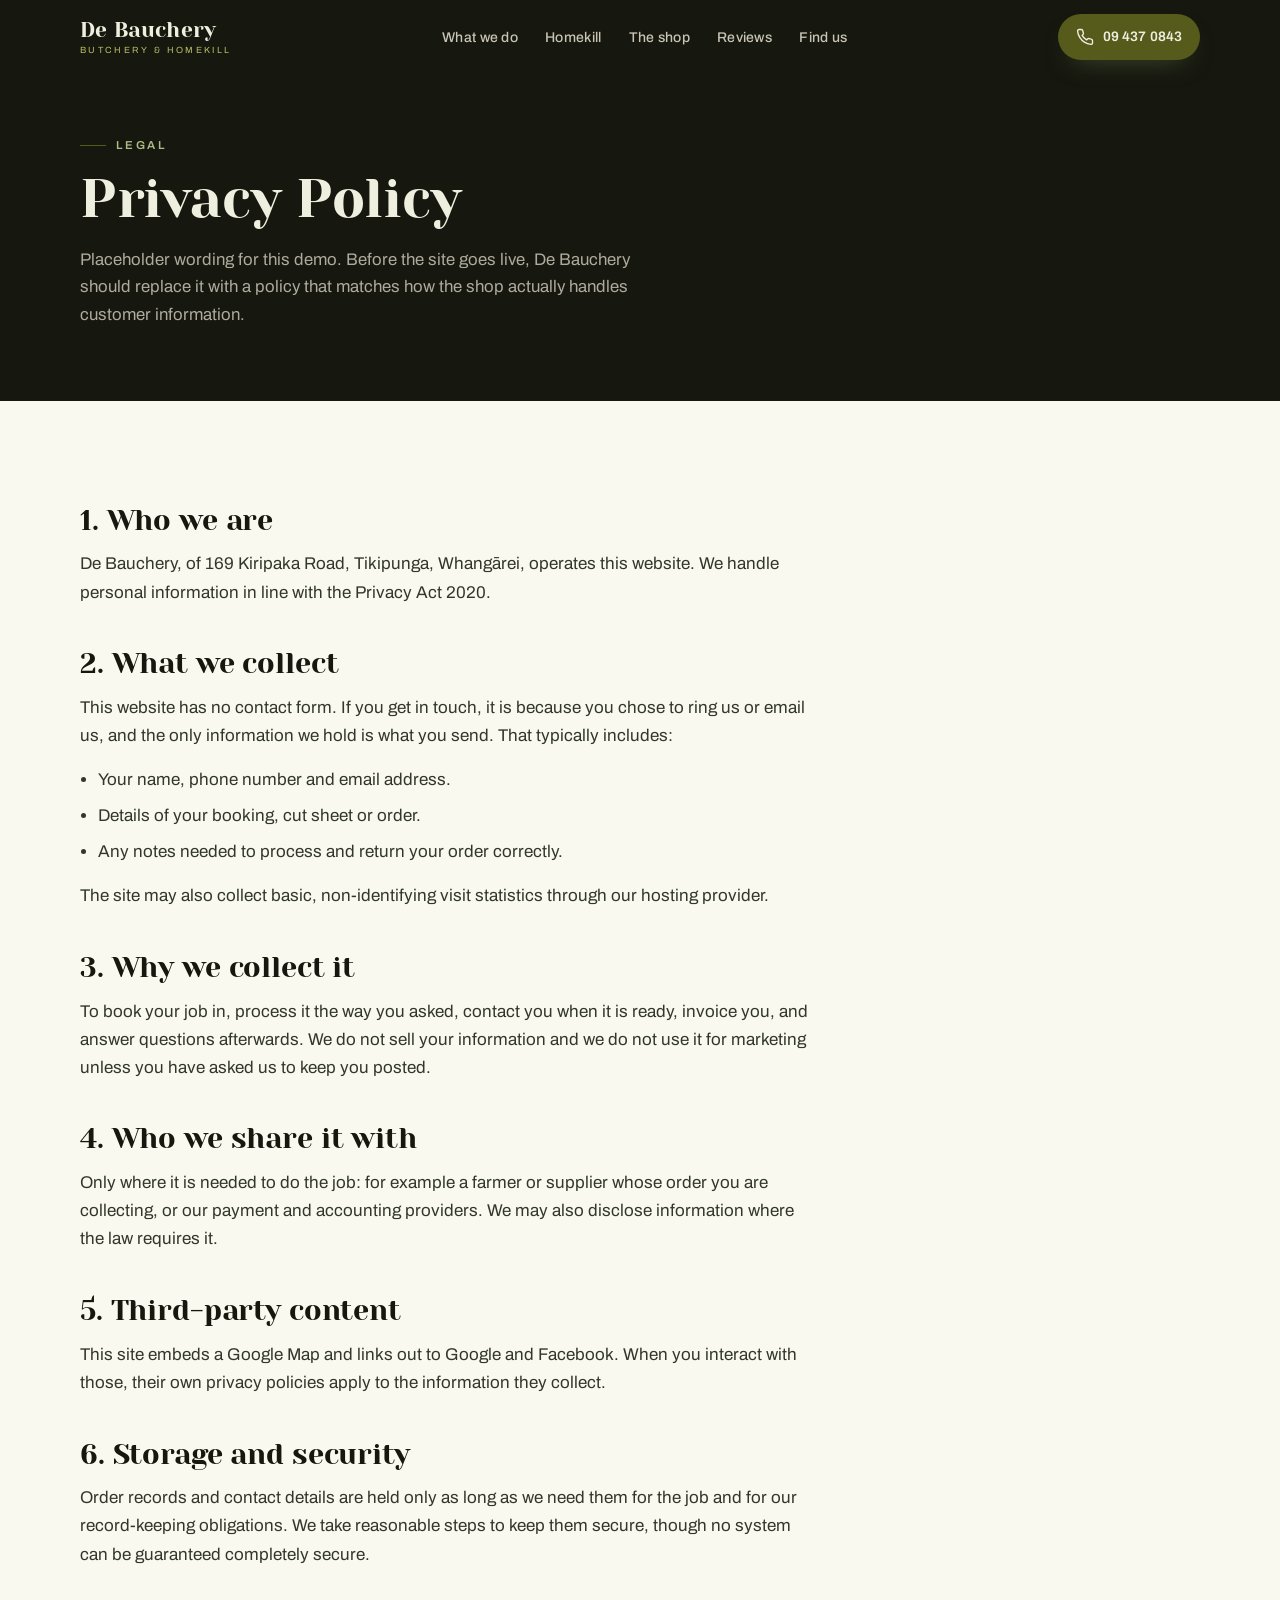
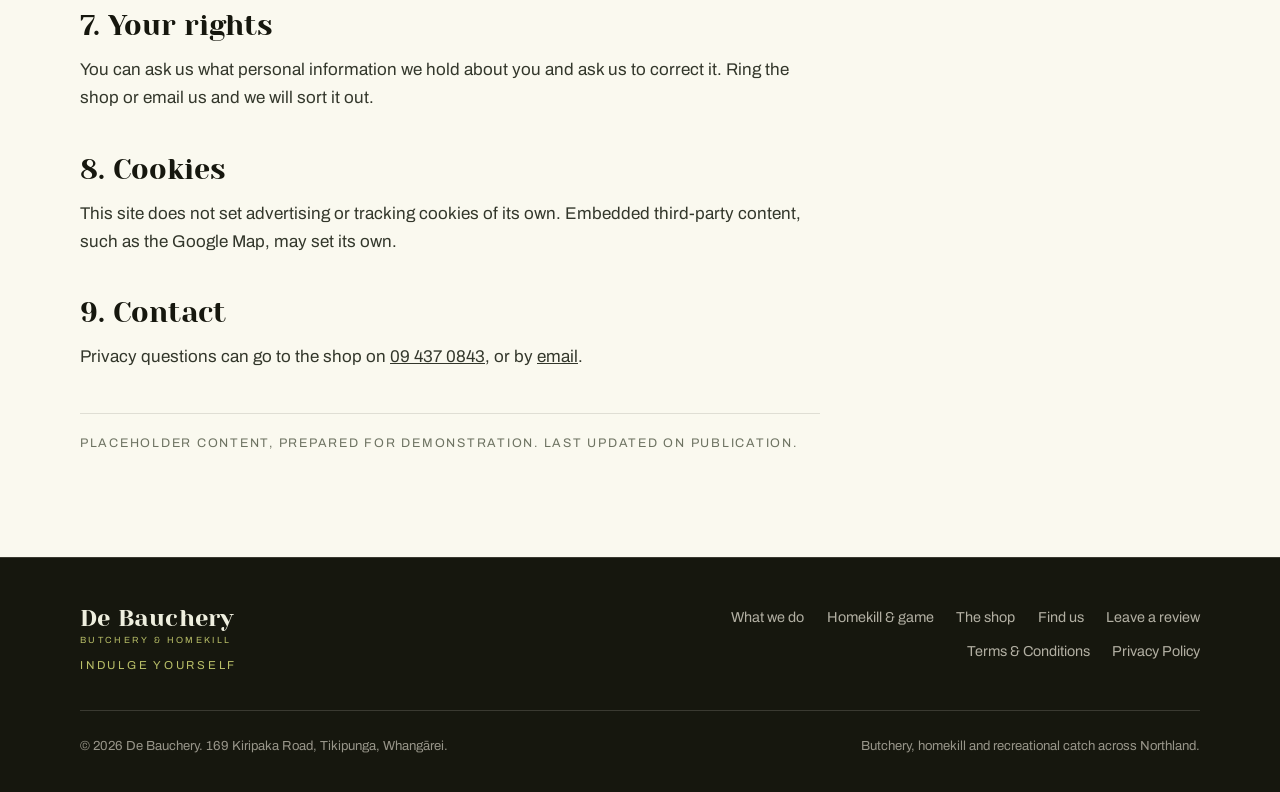
<file: privacy.html>
<!DOCTYPE html>
<html lang="en-NZ">
<head>
<meta charset="utf-8">
<meta name="viewport" content="width=device-width, initial-scale=1">
<title>De Bauchery | Privacy Policy</title>
<meta name="description" content="Privacy policy for De Bauchery, butchery and homekill processing at 169 Kiripaka Road, Tikipunga, Whangārei.">
<meta name="theme-color" content="#191C15">
<meta name="robots" content="noindex">
<link rel="icon" href="/favicon.ico" sizes="any">
<link rel="icon" type="image/png" sizes="96x96" href="/favicon-96.png">
<link rel="apple-touch-icon" href="/apple-touch-icon.png">
<link rel="preconnect" href="https://fonts.googleapis.com">
<link rel="preconnect" href="https://fonts.gstatic.com" crossorigin>
<link href="https://fonts.googleapis.com/css2?family=Yeseva+One&family=Archivo:wght@400;500;600;700&display=swap" rel="stylesheet">
<link rel="stylesheet" href="style.css">
</head>
<body>

<div id="curtain">
  <div class="curtain-mark">
    <p class="cm-kicker">Butchery &amp; Homekill</p>
    <p class="cm-name">De Bauchery</p>
    <div class="cm-rule"></div>
    <p class="cm-sub">Tikipunga, Whangārei</p>
  </div>
</div>

<header class="nav solid" id="nav">
  <div class="wrap nav-inner">
    <a class="brand" href="index.html">
      <span class="brand-name">De Bauchery</span>
      <span class="brand-kicker">Butchery &amp; Homekill</span>
    </a>
    <nav class="nav-links" aria-label="Main">
      <a href="index.html#services">What we do</a>
      <a href="homekill.html">Homekill</a>
      <a href="index.html#about">The shop</a>
      <a href="index.html#reviews">Reviews</a>
      <a href="index.html#contact">Find us</a>
    </nav>
    <div class="nav-actions">
      <a class="btn btn-primary nav-call" href="tel:+6494370843" aria-label="Call De Bauchery on 09 437 0843">
        <svg viewBox="0 0 24 24" fill="none" stroke="currentColor" stroke-width="1.8" stroke-linecap="round" stroke-linejoin="round" aria-hidden="true"><path d="M22 16.92v3a2 2 0 0 1-2.18 2 19.79 19.79 0 0 1-8.63-3.07 19.5 19.5 0 0 1-6-6A19.79 19.79 0 0 1 2.12 4.18 2 2 0 0 1 4.11 2h3a2 2 0 0 1 2 1.72c.13.96.36 1.9.7 2.81a2 2 0 0 1-.45 2.11L8.09 9.91a16 16 0 0 0 6 6l1.27-1.27a2 2 0 0 1 2.11-.45c.9.33 1.85.57 2.81.7A2 2 0 0 1 22 16.92z"/></svg>
        <span>09 437 0843</span>
      </a>
      <button class="burger" id="burger" aria-label="Menu" aria-expanded="false" aria-controls="mobileMenu">
        <svg class="ico-menu" viewBox="0 0 24 24" fill="none" stroke="currentColor" stroke-width="1.9" stroke-linecap="round" aria-hidden="true"><path d="M3 6h18M3 12h18M3 18h18"/></svg>
        <svg class="ico-x" viewBox="0 0 24 24" fill="none" stroke="currentColor" stroke-width="1.9" stroke-linecap="round" aria-hidden="true"><path d="M18 6 6 18M6 6l12 12"/></svg>
      </button>
    </div>
  </div>
</header>

<div class="mobile-menu" id="mobileMenu">
  <a class="mm-link" href="index.html#services">What we do</a>
  <a class="mm-link" href="homekill.html">Homekill &amp; game</a>
  <a class="mm-link" href="index.html#about">The shop</a>
  <a class="mm-link" href="index.html#reviews">Reviews</a>
  <a class="mm-link" href="index.html#contact">Find us</a>
  <div class="mm-actions">
    <a class="btn btn-primary btn-lg btn-block" href="tel:+6494370843">Call the shop</a>
    <a class="btn btn-ghost-dk btn-lg btn-block" href="index.html#contact">Book a homekill</a>
  </div>
</div>

<section class="page-head">
  <div class="wrap">
    <p class="eyebrow" style="color:#A9BE85">Legal</p>
    <h1>Privacy Policy</h1>
    <p class="lede">Placeholder wording for this demo. Before the site goes live, De Bauchery should replace it with a policy that matches how the shop actually handles customer information.</p>
  </div>
</section>

<section class="band-cream">
  <div class="wrap">
    <div class="prose rv">
      <h2>1. Who we are</h2>
      <p>De Bauchery, of 169 Kiripaka Road, Tikipunga, Whangārei, operates this website. We handle personal information in line with the Privacy Act 2020.</p>

      <h2>2. What we collect</h2>
      <p>This website has no contact form. If you get in touch, it is because you chose to ring us or email us, and the only information we hold is what you send. That typically includes:</p>
      <ul>
        <li>Your name, phone number and email address.</li>
        <li>Details of your booking, cut sheet or order.</li>
        <li>Any notes needed to process and return your order correctly.</li>
      </ul>
      <p>The site may also collect basic, non-identifying visit statistics through our hosting provider.</p>

      <h2>3. Why we collect it</h2>
      <p>To book your job in, process it the way you asked, contact you when it is ready, invoice you, and answer questions afterwards. We do not sell your information and we do not use it for marketing unless you have asked us to keep you posted.</p>

      <h2>4. Who we share it with</h2>
      <p>Only where it is needed to do the job: for example a farmer or supplier whose order you are collecting, or our payment and accounting providers. We may also disclose information where the law requires it.</p>

      <h2>5. Third-party content</h2>
      <p>This site embeds a Google Map and links out to Google and Facebook. When you interact with those, their own privacy policies apply to the information they collect.</p>

      <h2>6. Storage and security</h2>
      <p>Order records and contact details are held only as long as we need them for the job and for our record-keeping obligations. We take reasonable steps to keep them secure, though no system can be guaranteed completely secure.</p>

      <h2>7. Your rights</h2>
      <p>You can ask us what personal information we hold about you and ask us to correct it. Ring the shop or email us and we will sort it out.</p>

      <h2>8. Cookies</h2>
      <p>This site does not set advertising or tracking cookies of its own. Embedded third-party content, such as the Google Map, may set its own.</p>

      <h2>9. Contact</h2>
      <p>Privacy questions can go to the shop on <a href="tel:+6494370843">09 437 0843</a>, or by <a data-gmail href="#" data-user="butcher.guy" data-domain="hotmail.com" data-su="Privacy%20enquiry" data-body="Hi%20Nick%2C%0A%0A">email</a>.</p>

      <p class="stamp">Placeholder content, prepared for demonstration. Last updated on publication.</p>
    </div>
  </div>
</section>

<footer class="foot">
  <div class="wrap">
    <div class="foot-top">
      <div>
        <a class="brand" href="index.html">
          <span class="brand-name">De Bauchery</span>
          <span class="brand-kicker">Butchery &amp; Homekill</span>
        </a>
        <p class="foot-motto">Indulge yourself</p>
      </div>
      <div class="foot-links">
        <a href="index.html#services">What we do</a>
        <a href="homekill.html">Homekill &amp; game</a>
        <a href="index.html#about">The shop</a>
        <a href="index.html#contact">Find us</a>
        <a href="https://search.google.com/local/writereview?placeid=ChIJB1kEITF5C20Rv6PUmvIpknA" target="_blank" rel="noopener">Leave a review</a>
        <a href="terms.html">Terms &amp; Conditions</a>
        <a href="privacy.html">Privacy Policy</a>
      </div>
    </div>
    <div class="foot-bottom">
      <p>&copy; <span data-year>2026</span> De Bauchery. 169 Kiripaka Road, Tikipunga, Whangārei.</p>
      <p>Butchery, homekill and recreational catch across Northland.</p>
    </div>
  </div>
</footer>

<script src="script.js"></script>
</body>
</html>
</file>
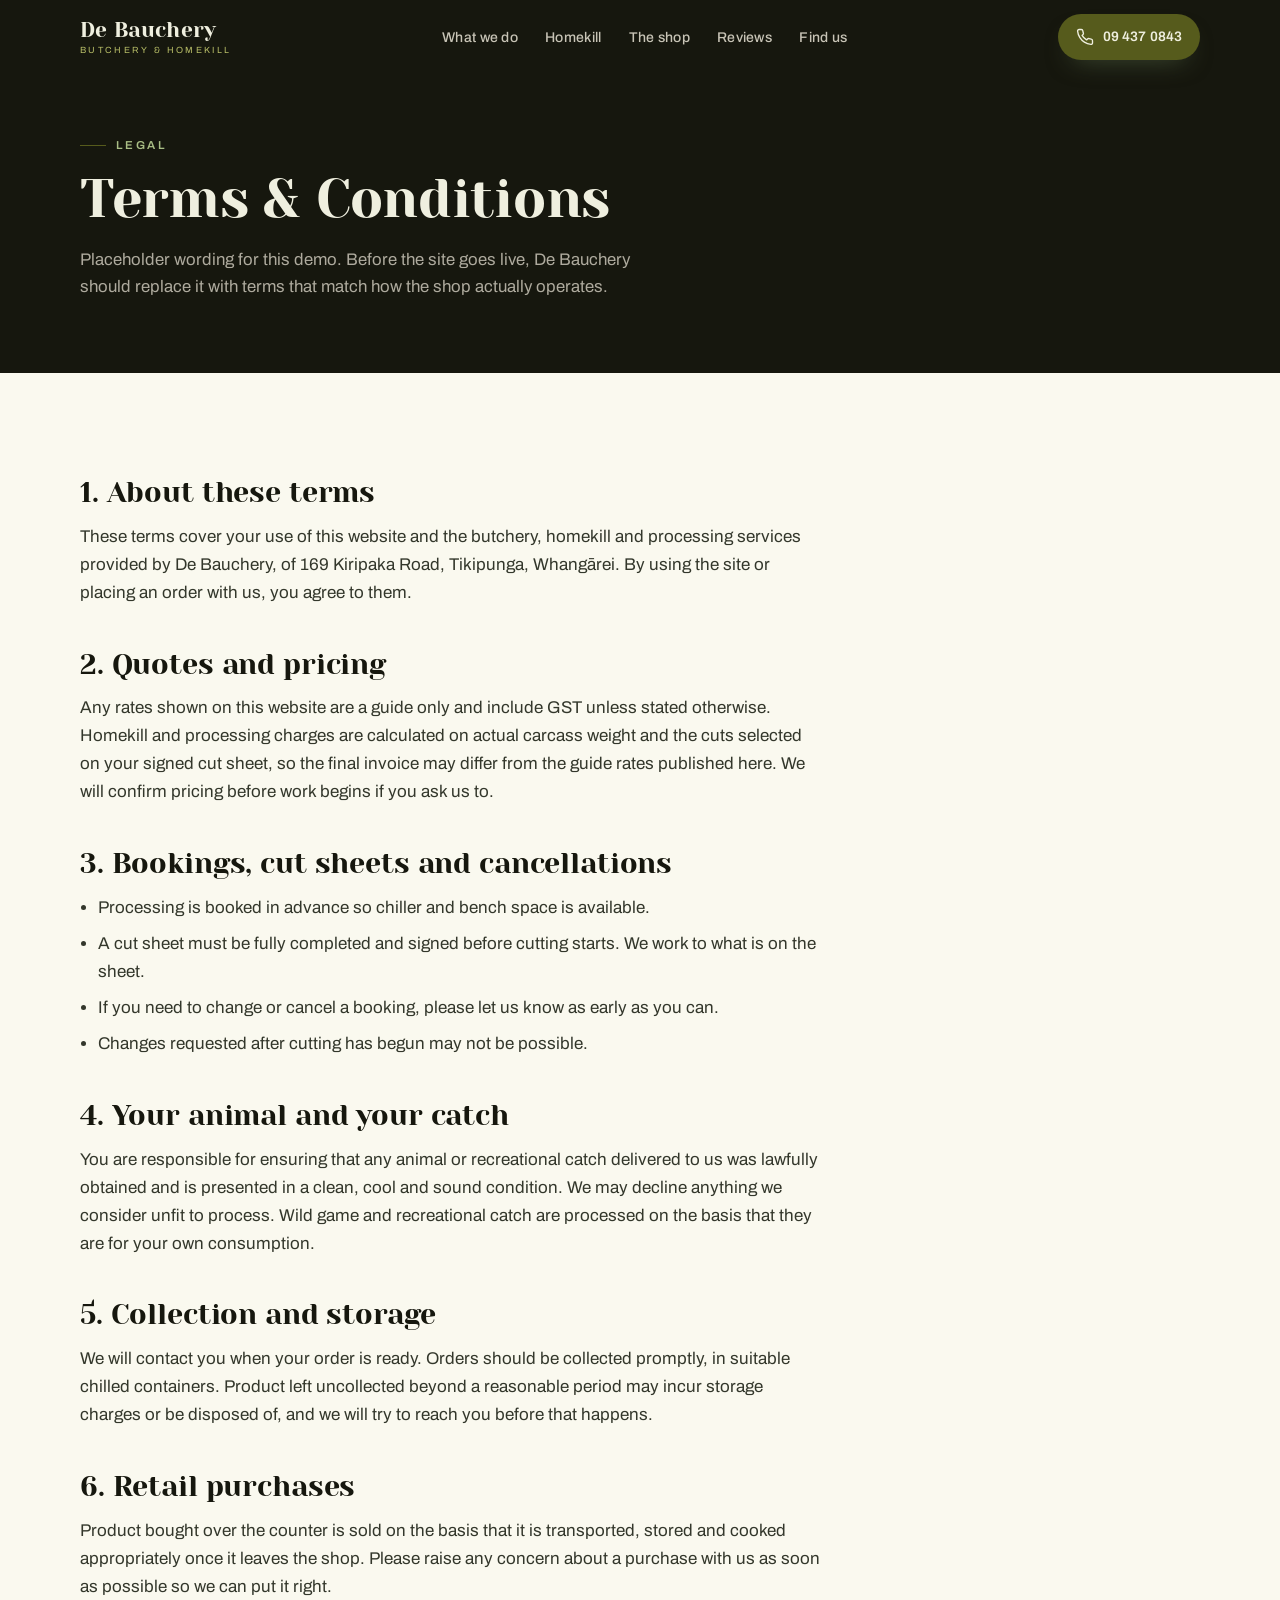
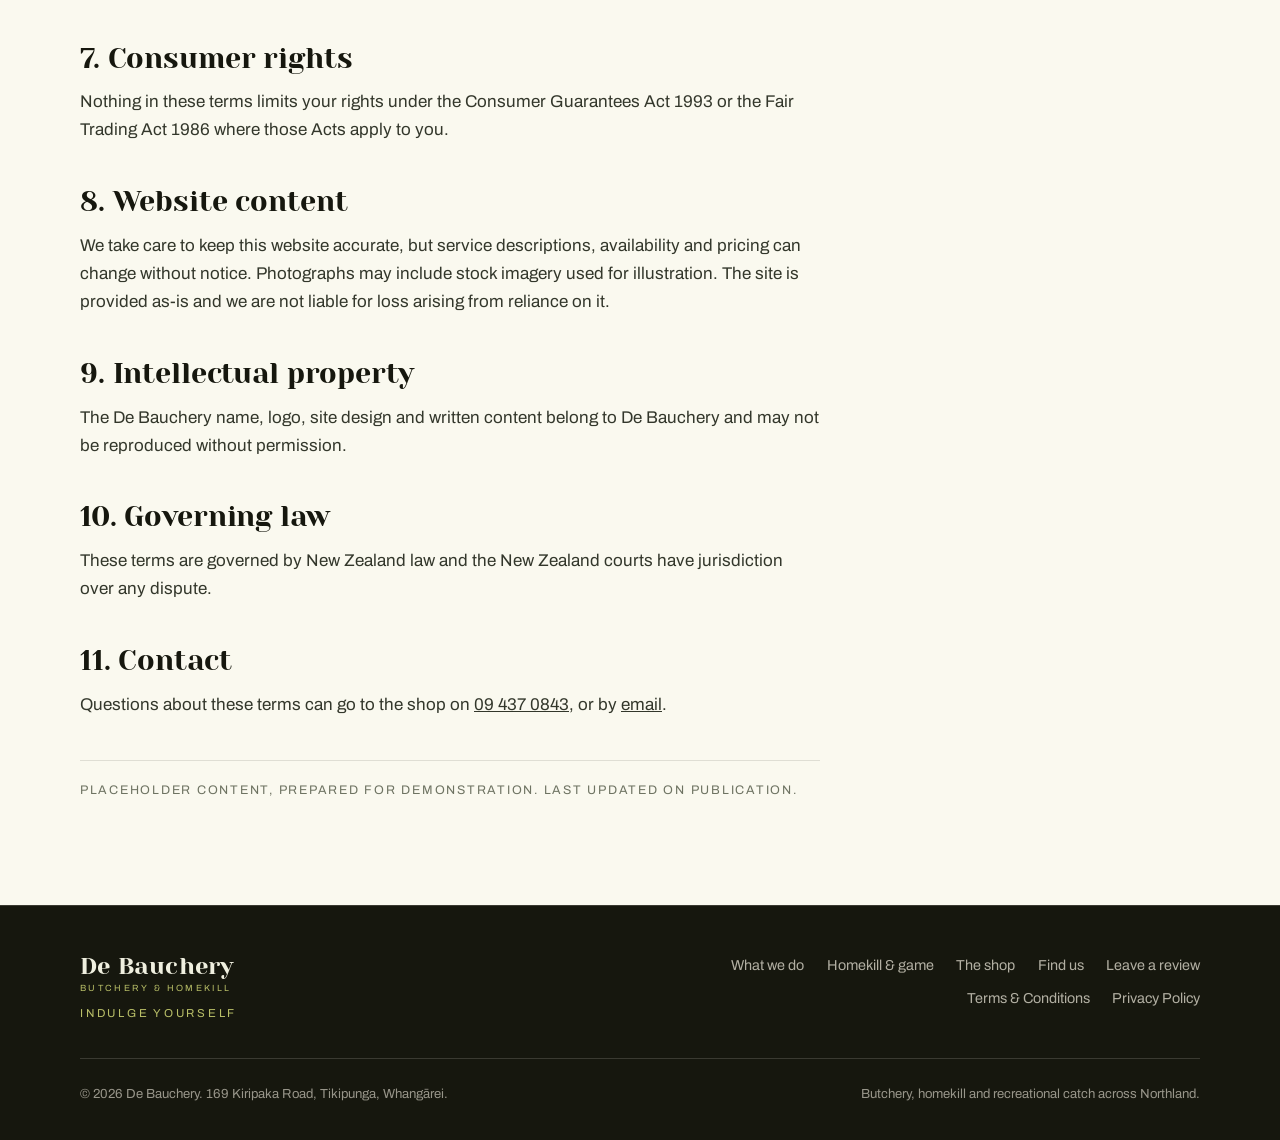
<file: terms.html>
<!DOCTYPE html>
<html lang="en-NZ">
<head>
<meta charset="utf-8">
<meta name="viewport" content="width=device-width, initial-scale=1">
<title>De Bauchery | Terms &amp; Conditions</title>
<meta name="description" content="Terms and conditions for De Bauchery, butchery and homekill processing at 169 Kiripaka Road, Tikipunga, Whangārei.">
<meta name="theme-color" content="#191C15">
<meta name="robots" content="noindex">
<link rel="icon" href="/favicon.ico" sizes="any">
<link rel="icon" type="image/png" sizes="96x96" href="/favicon-96.png">
<link rel="apple-touch-icon" href="/apple-touch-icon.png">
<link rel="preconnect" href="https://fonts.googleapis.com">
<link rel="preconnect" href="https://fonts.gstatic.com" crossorigin>
<link href="https://fonts.googleapis.com/css2?family=Yeseva+One&family=Archivo:wght@400;500;600;700&display=swap" rel="stylesheet">
<link rel="stylesheet" href="style.css">
</head>
<body>

<div id="curtain">
  <div class="curtain-mark">
    <p class="cm-kicker">Butchery &amp; Homekill</p>
    <p class="cm-name">De Bauchery</p>
    <div class="cm-rule"></div>
    <p class="cm-sub">Tikipunga, Whangārei</p>
  </div>
</div>

<header class="nav solid" id="nav">
  <div class="wrap nav-inner">
    <a class="brand" href="index.html">
      <span class="brand-name">De Bauchery</span>
      <span class="brand-kicker">Butchery &amp; Homekill</span>
    </a>
    <nav class="nav-links" aria-label="Main">
      <a href="index.html#services">What we do</a>
      <a href="homekill.html">Homekill</a>
      <a href="index.html#about">The shop</a>
      <a href="index.html#reviews">Reviews</a>
      <a href="index.html#contact">Find us</a>
    </nav>
    <div class="nav-actions">
      <a class="btn btn-primary nav-call" href="tel:+6494370843" aria-label="Call De Bauchery on 09 437 0843">
        <svg viewBox="0 0 24 24" fill="none" stroke="currentColor" stroke-width="1.8" stroke-linecap="round" stroke-linejoin="round" aria-hidden="true"><path d="M22 16.92v3a2 2 0 0 1-2.18 2 19.79 19.79 0 0 1-8.63-3.07 19.5 19.5 0 0 1-6-6A19.79 19.79 0 0 1 2.12 4.18 2 2 0 0 1 4.11 2h3a2 2 0 0 1 2 1.72c.13.96.36 1.9.7 2.81a2 2 0 0 1-.45 2.11L8.09 9.91a16 16 0 0 0 6 6l1.27-1.27a2 2 0 0 1 2.11-.45c.9.33 1.85.57 2.81.7A2 2 0 0 1 22 16.92z"/></svg>
        <span>09 437 0843</span>
      </a>
      <button class="burger" id="burger" aria-label="Menu" aria-expanded="false" aria-controls="mobileMenu">
        <svg class="ico-menu" viewBox="0 0 24 24" fill="none" stroke="currentColor" stroke-width="1.9" stroke-linecap="round" aria-hidden="true"><path d="M3 6h18M3 12h18M3 18h18"/></svg>
        <svg class="ico-x" viewBox="0 0 24 24" fill="none" stroke="currentColor" stroke-width="1.9" stroke-linecap="round" aria-hidden="true"><path d="M18 6 6 18M6 6l12 12"/></svg>
      </button>
    </div>
  </div>
</header>

<div class="mobile-menu" id="mobileMenu">
  <a class="mm-link" href="index.html#services">What we do</a>
  <a class="mm-link" href="homekill.html">Homekill &amp; game</a>
  <a class="mm-link" href="index.html#about">The shop</a>
  <a class="mm-link" href="index.html#reviews">Reviews</a>
  <a class="mm-link" href="index.html#contact">Find us</a>
  <div class="mm-actions">
    <a class="btn btn-primary btn-lg btn-block" href="tel:+6494370843">Call the shop</a>
    <a class="btn btn-ghost-dk btn-lg btn-block" href="index.html#contact">Book a homekill</a>
  </div>
</div>

<section class="page-head">
  <div class="wrap">
    <p class="eyebrow" style="color:#A9BE85">Legal</p>
    <h1>Terms &amp; Conditions</h1>
    <p class="lede">Placeholder wording for this demo. Before the site goes live, De Bauchery should replace it with terms that match how the shop actually operates.</p>
  </div>
</section>

<section class="band-cream">
  <div class="wrap">
    <div class="prose rv">
      <h2>1. About these terms</h2>
      <p>These terms cover your use of this website and the butchery, homekill and processing services provided by De Bauchery, of 169 Kiripaka Road, Tikipunga, Whangārei. By using the site or placing an order with us, you agree to them.</p>

      <h2>2. Quotes and pricing</h2>
      <p>Any rates shown on this website are a guide only and include GST unless stated otherwise. Homekill and processing charges are calculated on actual carcass weight and the cuts selected on your signed cut sheet, so the final invoice may differ from the guide rates published here. We will confirm pricing before work begins if you ask us to.</p>

      <h2>3. Bookings, cut sheets and cancellations</h2>
      <ul>
        <li>Processing is booked in advance so chiller and bench space is available.</li>
        <li>A cut sheet must be fully completed and signed before cutting starts. We work to what is on the sheet.</li>
        <li>If you need to change or cancel a booking, please let us know as early as you can.</li>
        <li>Changes requested after cutting has begun may not be possible.</li>
      </ul>

      <h2>4. Your animal and your catch</h2>
      <p>You are responsible for ensuring that any animal or recreational catch delivered to us was lawfully obtained and is presented in a clean, cool and sound condition. We may decline anything we consider unfit to process. Wild game and recreational catch are processed on the basis that they are for your own consumption.</p>

      <h2>5. Collection and storage</h2>
      <p>We will contact you when your order is ready. Orders should be collected promptly, in suitable chilled containers. Product left uncollected beyond a reasonable period may incur storage charges or be disposed of, and we will try to reach you before that happens.</p>

      <h2>6. Retail purchases</h2>
      <p>Product bought over the counter is sold on the basis that it is transported, stored and cooked appropriately once it leaves the shop. Please raise any concern about a purchase with us as soon as possible so we can put it right.</p>

      <h2>7. Consumer rights</h2>
      <p>Nothing in these terms limits your rights under the Consumer Guarantees Act 1993 or the Fair Trading Act 1986 where those Acts apply to you.</p>

      <h2>8. Website content</h2>
      <p>We take care to keep this website accurate, but service descriptions, availability and pricing can change without notice. Photographs may include stock imagery used for illustration. The site is provided as-is and we are not liable for loss arising from reliance on it.</p>

      <h2>9. Intellectual property</h2>
      <p>The De Bauchery name, logo, site design and written content belong to De Bauchery and may not be reproduced without permission.</p>

      <h2>10. Governing law</h2>
      <p>These terms are governed by New Zealand law and the New Zealand courts have jurisdiction over any dispute.</p>

      <h2>11. Contact</h2>
      <p>Questions about these terms can go to the shop on <a href="tel:+6494370843">09 437 0843</a>, or by <a data-gmail href="#" data-user="butcher.guy" data-domain="hotmail.com" data-su="Website%20terms%20enquiry" data-body="Hi%20Nick%2C%0A%0A">email</a>.</p>

      <p class="stamp">Placeholder content, prepared for demonstration. Last updated on publication.</p>
    </div>
  </div>
</section>

<footer class="foot">
  <div class="wrap">
    <div class="foot-top">
      <div>
        <a class="brand" href="index.html">
          <span class="brand-name">De Bauchery</span>
          <span class="brand-kicker">Butchery &amp; Homekill</span>
        </a>
        <p class="foot-motto">Indulge yourself</p>
      </div>
      <div class="foot-links">
        <a href="index.html#services">What we do</a>
        <a href="homekill.html">Homekill &amp; game</a>
        <a href="index.html#about">The shop</a>
        <a href="index.html#contact">Find us</a>
        <a href="https://search.google.com/local/writereview?placeid=ChIJB1kEITF5C20Rv6PUmvIpknA" target="_blank" rel="noopener">Leave a review</a>
        <a href="terms.html">Terms &amp; Conditions</a>
        <a href="privacy.html">Privacy Policy</a>
      </div>
    </div>
    <div class="foot-bottom">
      <p>&copy; <span data-year>2026</span> De Bauchery. 169 Kiripaka Road, Tikipunga, Whangārei.</p>
      <p>Butchery, homekill and recreational catch across Northland.</p>
    </div>
  </div>
</footer>

<script src="script.js"></script>
</body>
</html>
</file>
<file: style.css>
/* ==========================================================================
   De Bauchery, Tikipunga Whangarei
   Archetype: Crafted  |  Type: Yeseva One + Archivo
   Palette pulled from the shop's real signage (olive green on cream)
   ========================================================================== */

:root {
  --bone: #EFEFDF;
  --cream: #FAF9EF;
  --ink: #16170e;
  --ink-2: #1f2113;
  --body: #33372B;
  --muted: #6E7362;
  --olive: #565b1c;
  --olive-deep: #3f4413;
  --olive-lt: #b9bf68;
  --line: rgba(25, 28, 21, 0.12);
  --line-dk: rgba(244, 240, 230, 0.16);
  --radius: 14px;
  --radius-sm: 10px;
  --shadow: 0 18px 44px -24px rgba(25, 28, 21, 0.45);
  --wrap: 1160px;
  --ease: cubic-bezier(0.22, 0.61, 0.36, 1);
}

*, *::before, *::after { box-sizing: border-box; }

html { -webkit-text-size-adjust: 100%; scroll-behavior: smooth; }

body {
  margin: 0;
  background: var(--cream);
  color: var(--body);
  font-family: "Archivo", "Helvetica Neue", Arial, sans-serif;
  font-size: 17px;
  line-height: 1.65;
  overflow-x: hidden;
  -webkit-font-smoothing: antialiased;
}

img {
  max-width: 100%;
  height: auto;
  display: block;
  image-orientation: from-image;
}

/* ONE treatment across every photo on the site: desaturate and deepen */
.shot img, .hero-slide { filter: saturate(0.82) contrast(1.06) brightness(0.96); }

a { color: inherit; }

h1, h2, h3, .display {
  font-family: "Yeseva One", Georgia, "Times New Roman", serif;
  font-weight: 400;
  color: var(--ink);
  line-height: 1.12;
  letter-spacing: -0.005em;
  margin: 0;
}

h2 { font-size: clamp(1.85rem, 5.2vw, 3rem); }
h3 { font-size: 1.24rem; line-height: 1.25; }
p { margin: 0 0 1rem; }
p:last-child { margin-bottom: 0; }

.wrap { width: 100%; max-width: var(--wrap); margin: 0 auto; padding: 0 20px; }

.eyebrow {
  font-family: "Archivo", sans-serif;
  font-size: 0.72rem;
  font-weight: 600;
  letter-spacing: 0.22em;
  text-transform: uppercase;
  color: var(--olive);
  margin: 0 0 0.85rem;
  display: flex;
  align-items: center;
  gap: 0.6rem;
}
.eyebrow::before {
  content: "";
  width: 26px; height: 1px;
  background: var(--olive);
  flex: none;
}
.on-dark .eyebrow { color: var(--olive-lt); }
.on-dark .eyebrow::before { background: var(--olive-lt); }

.lede { font-size: 1.05rem; color: var(--muted); max-width: 60ch; }
.on-dark .lede { color: rgba(239, 234, 220, 0.74); }

section { padding: clamp(3.5rem, 9vw, 6.5rem) 0; }
.band-bone { background: var(--bone); }
.band-cream { background: var(--cream); }
.on-dark { background: var(--ink); color: rgba(239, 234, 220, 0.82); }
.on-dark h2, .on-dark h3 { color: var(--bone); }

.sec-head { max-width: 640px; margin-bottom: clamp(2rem, 4vw, 3rem); }

/* ---------- Buttons ---------- */
.btn {
  display: inline-flex;
  align-items: center;
  justify-content: center;
  gap: 0.55rem;
  min-height: 50px;
  padding: 0.85rem 1.5rem;
  border-radius: 999px;
  font-family: "Archivo", sans-serif;
  font-size: 0.95rem;
  font-weight: 600;
  letter-spacing: 0.01em;
  text-decoration: none;
  border: 1px solid transparent;
  cursor: pointer;
  transition: transform 0.25s var(--ease), background 0.25s var(--ease),
              color 0.25s var(--ease), border-color 0.25s var(--ease),
              box-shadow 0.25s var(--ease);
}
.btn svg { width: 18px; height: 18px; flex: none; }
.btn:hover { transform: translateY(-2px); }
.btn-primary { background: var(--olive); color: var(--bone); box-shadow: 0 12px 26px -14px rgba(78, 93, 63, 0.9); }
.btn-primary:hover { background: var(--olive-deep); }
.btn-ghost { background: transparent; color: var(--ink); border-color: var(--line); }
.btn-ghost:hover { border-color: var(--olive); color: var(--olive); }
.on-dark .btn-ghost, .btn-ghost-dk {
  background: rgba(239, 234, 220, 0.06);
  color: var(--bone);
  border-color: var(--line-dk);
  backdrop-filter: blur(6px);
  -webkit-backdrop-filter: blur(6px);
}
.on-dark .btn-ghost:hover, .btn-ghost-dk:hover {
  background: rgba(239, 234, 220, 0.14);
  border-color: rgba(239, 234, 220, 0.4);
  color: var(--bone);
}
.btn-bone { background: var(--bone); color: var(--ink); }
.btn-bone:hover { background: #fff; }
.btn-lg { min-height: 58px; padding: 1rem 1.75rem; font-size: 1rem; }
.btn-block { width: 100%; }

/* ---------- Intro curtain ---------- */
#curtain {
  position: fixed;
  inset: 0;
  z-index: 200;
  background: var(--ink);
  display: grid;
  place-items: center;
  transition: opacity 0.75s var(--ease), visibility 0.75s;
}
#curtain.done { opacity: 0; visibility: hidden; pointer-events: none; }
.curtain-mark { text-align: center; padding: 0 24px; }
.curtain-logo { width: min(420px, 74vw); height: auto; margin: 0 auto 0.9rem; display: block; }
.farm-partners .partner-links { margin-top: 1.35rem; }
.farm-partners { padding: clamp(2.8rem, 6vw, 4.5rem) 0; }
.farm-partners .split { align-items: start; }
.partner-stack { display: grid; gap: .8rem; }
.farm-badge { background: var(--ink); border-radius: 18px; padding: clamp(1.4rem, 4vw, 3rem); display: grid; place-items: center; text-align: center; box-shadow: 0 18px 36px rgba(25,28,21,.18); }
.farm-badge img { width: min(100%, 360px); height: auto; }
.farm-badge p { color: var(--bone); margin: .8rem 0 0; font-weight: 600; }
.partner-stack .farm-badge { min-height: 220px; padding: 1rem; }
.partner-stack .farm-badge img { width: min(75%, 380px); }
.partner-logos { display: grid; grid-template-columns: repeat(2, minmax(0, 1fr)); gap: .8rem; width: 100%; }
.partner-logo { display: grid; place-items: center; min-height: 96px; padding: .55rem 1rem; border-radius: 14px; background: var(--bone); transition: transform .25s var(--ease), box-shadow .25s var(--ease); }
.partner-logo:hover { transform: translateY(-3px); box-shadow: 0 10px 22px rgba(0,0,0,.2); }
.partner-logo img { width: min(100%, 300px); max-height: 70px; object-fit: contain; }
.curtain-mark .cm-kicker,
.curtain-mark .cm-sub {
  font-size: 0.66rem;
  letter-spacing: 0.34em;
  text-transform: uppercase;
  color: var(--olive-lt);
  margin: 0;
}
.curtain-mark .cm-name {
  font-family: "Yeseva One", Georgia, serif;
  font-size: clamp(2.1rem, 9vw, 3.6rem);
  color: var(--bone);
  margin: 0.7rem 0 0.55rem;
  line-height: 1;
}
.curtain-mark .cm-sub { color: rgba(239, 234, 220, 0.5); letter-spacing: 0.3em; }
.cm-rule { width: 74px; height: 1px; background: var(--olive-lt); margin: 1.1rem auto 0.9rem; opacity: 0.7; }
.curtain-mark > * { animation: curtainUp 0.85s var(--ease) both; }
.curtain-mark > *:nth-child(2) { animation-delay: 0.08s; }
.curtain-mark > *:nth-child(3) { animation-delay: 0.14s; }
.curtain-mark > *:nth-child(4) { animation-delay: 0.2s; }
@keyframes curtainUp { from { opacity: 0; transform: translateY(14px); } to { opacity: 1; transform: none; } }

/* ---------- Nav ---------- */
.nav {
  position: fixed;
  top: 0; left: 0; right: 0;
  z-index: 100;
  padding: 0.9rem 0;
  transition: background 0.35s var(--ease), box-shadow 0.35s var(--ease), padding 0.35s var(--ease);
}
.nav.solid {
  background: rgba(25, 28, 21, 0.94);
  backdrop-filter: blur(12px);
  -webkit-backdrop-filter: blur(12px);
  box-shadow: 0 1px 0 var(--line-dk);
  padding: 0.6rem 0;
}
.nav-inner { display: flex; align-items: center; justify-content: space-between; gap: 0.75rem; min-width: 0; }
.brand { display: flex; flex-direction: column; text-decoration: none; line-height: 1; min-width: 0; }
.brand-logo { width: 132px; height: auto; display: block; }
.brand-name {
  font-family: "Yeseva One", Georgia, serif;
  font-size: 1.32rem;
  color: var(--bone);
  letter-spacing: 0.01em;
}
.brand-kicker {
  font-size: 0.56rem;
  letter-spacing: 0.26em;
  text-transform: uppercase;
  color: var(--olive-lt);
  margin-top: 0.35rem;
}
.nav-links { display: none; align-items: center; gap: 1.7rem; }
.nav-links a {
  color: rgba(239, 234, 220, 0.82);
  text-decoration: none;
  font-size: 0.88rem;
  font-weight: 500;
  letter-spacing: 0.02em;
  position: relative;
  padding: 0.3rem 0;
  transition: color 0.22s var(--ease);
}
.nav-links a::after {
  content: "";
  position: absolute;
  left: 0; bottom: 0;
  height: 1px; width: 0;
  background: var(--olive-lt);
  transition: width 0.28s var(--ease);
}
.nav-links a:hover { color: var(--bone); }
.nav-links a:hover::after { width: 100%; }
.nav-actions { display: flex; align-items: center; gap: 0.5rem; flex: none; }
.nav-call {
  min-height: 46px;
  padding: 0.6rem 1.05rem;
  font-size: 0.86rem;
  white-space: nowrap;
}
/* On narrow phones the number becomes an icon-only tap-to-call, still 46px tall */
@media (max-width: 560px) {
  .nav-call span { display: none; }
  .nav-call { width: 46px; padding: 0; }
  .nav-call svg { width: 19px; height: 19px; }
}
.burger {
  display: inline-flex;
  align-items: center;
  justify-content: center;
  width: 46px; height: 46px;
  border: 1px solid var(--line-dk);
  border-radius: 12px;
  background: rgba(239, 234, 220, 0.06);
  color: var(--bone);
  cursor: pointer;
}
.burger svg { width: 20px; height: 20px; }
.burger .ico-x { display: none; }
.burger[aria-expanded="true"] .ico-x { display: block; }
.burger[aria-expanded="true"] .ico-menu { display: none; }

.mobile-menu {
  position: fixed;
  inset: 0 0 auto 0;
  top: 0;
  z-index: 99;
  background: var(--ink);
  padding: 5.7rem 20px 2rem;
  transform: translateY(-102%);
  transition: transform 0.45s var(--ease);
  border-bottom: 1px solid var(--line-dk);
}
.mobile-menu.open { transform: none; }
.mobile-menu a.mm-link {
  display: block;
  padding: 0.95rem 0;
  color: var(--bone);
  text-decoration: none;
  font-family: "Yeseva One", Georgia, serif;
  font-size: 1.4rem;
  border-bottom: 1px solid var(--line-dk);
}
.mm-actions { display: grid; gap: 0.65rem; margin-top: 1.4rem; }

/* ---------- Hero ---------- */
.hero {
  position: relative;
  min-height: 100svh;
  background: var(--ink);
  display: flex;
  align-items: flex-end;
  overflow: hidden;
  padding: 7.5rem 0 2.5rem;
}
.hero-slides { position: absolute; inset: 0; }
.hero-slide {
  position: absolute;
  inset: 0;
  width: 100%; height: 100%;
  object-fit: cover;
  opacity: 0;
  transform: scale(1.06);
  transition: opacity 1.5s var(--ease), transform 7s linear;
}
.hero-slide.on { opacity: 1; transform: scale(1); }
.hero-scrim {
  position: absolute;
  inset: 0;
  background:
    linear-gradient(180deg, rgba(25,28,21,0.72) 0%, rgba(25,28,21,0.42) 34%, rgba(25,28,21,0.88) 100%),
    linear-gradient(90deg, rgba(25,28,21,0.62) 0%, rgba(25,28,21,0.12) 72%);
}
.hero .wrap { position: relative; z-index: 2; }
.hero-copy { max-width: 720px; }
.hero-eyebrow {
  display: flex;
  flex-wrap: wrap;
  align-items: center;
  gap: 0.4rem 0.55rem;
  font-size: 0.68rem;
  font-weight: 600;
  letter-spacing: 0.2em;
  text-transform: uppercase;
  color: var(--olive-lt);
  margin-bottom: 1rem;
}
.hero-eyebrow .dot { width: 5px; height: 5px; border-radius: 50%; background: var(--olive-lt); }
.hero h1 {
  color: var(--bone);
  font-size: clamp(2.1rem, 7.4vw, 4.25rem);
  line-height: 1.04;
  margin-bottom: 1rem;
  text-wrap: balance;
}
.hero h1 em { font-style: normal; color: var(--olive-lt); }
.hero-sub {
  color: rgba(239, 234, 220, 0.8);
  font-size: 1.03rem;
  max-width: 52ch;
  margin-bottom: 1.7rem;
}
.hero-ctas { display: flex; flex-wrap: wrap; gap: 0.7rem; }

.hero-quote {
  margin-top: 1.9rem;
  max-width: 430px;
  padding: 1rem 1.15rem;
  border-radius: var(--radius);
  border: 1px solid rgba(239, 234, 220, 0.22);
  background: rgba(25, 28, 21, 0.34);
  backdrop-filter: blur(11px);
  -webkit-backdrop-filter: blur(11px);
}
.hq-stars { display: flex; gap: 3px; margin-bottom: 0.5rem; }
.hq-stars svg { width: 14px; height: 14px; color: #E8B84B; }
.hq-body { min-height: 3.1em; }
.hq-text {
  color: var(--bone);
  font-size: 0.93rem;
  line-height: 1.55;
  margin: 0 0 0.4rem;
  transition: opacity 0.5s var(--ease);
}
.hq-name {
  font-size: 0.72rem;
  letter-spacing: 0.13em;
  text-transform: uppercase;
  color: rgba(239, 234, 220, 0.58);
  margin: 0;
  transition: opacity 0.5s var(--ease);
}
.hq-fade { opacity: 0; }

.hero-scroll {
  position: absolute;
  right: 20px; bottom: 2.2rem;
  z-index: 2;
  display: none;
  writing-mode: vertical-rl;
  font-size: 0.64rem;
  letter-spacing: 0.24em;
  text-transform: uppercase;
  color: rgba(239, 234, 220, 0.42);
}

/* ---------- Reveal ---------- */
.rv { opacity: 0; transform: translateY(22px); transition: opacity 0.8s var(--ease), transform 0.8s var(--ease); }
.rv.in { opacity: 1; transform: none; }

/* ---------- Services ---------- */
.svc-grid {
  display: grid;
  gap: 1.15rem;
  grid-template-columns: 1fr;
}
.svc {
  background: var(--cream);
  border: 1px solid var(--line);
  border-radius: var(--radius);
  overflow: hidden;
  display: flex;
  flex-direction: column;
  transition: transform 0.4s var(--ease), box-shadow 0.4s var(--ease), border-color 0.4s var(--ease);
}
.band-cream .svc { background: var(--bone); }
.svc:hover { transform: translateY(-5px); box-shadow: var(--shadow); border-color: rgba(78, 93, 63, 0.4); }
.svc .shot { position: relative; aspect-ratio: 16 / 9; overflow: hidden; background: var(--ink); }
.svc .shot img { width: 100%; height: 100%; object-fit: cover; transition: transform 0.7s var(--ease); }
.svc:hover .shot img { transform: scale(1.05); }
.svc-tag {
  position: absolute;
  left: 0; top: 12px;
  background: var(--olive);
  color: var(--bone);
  font-size: 0.6rem;
  font-weight: 600;
  letter-spacing: 0.18em;
  text-transform: uppercase;
  padding: 0.36rem 0.7rem;
  border-radius: 0 6px 6px 0;
}
.svc-body { padding: 1.3rem 1.35rem 1.5rem; }
.svc-body h3 { margin-bottom: 0.5rem; }
.svc-body p { font-size: 0.94rem; color: var(--muted); }

/* ---------- Rates ---------- */
.rate-grid { display: grid; gap: 1rem; grid-template-columns: 1fr; margin-bottom: 1.4rem; }
.rate {
  border: 1px solid var(--line);
  border-radius: var(--radius);
  padding: 1.35rem 1.35rem 1.45rem;
  background: var(--cream);
}
.rate .rl {
  font-size: 0.64rem;
  font-weight: 600;
  letter-spacing: 0.2em;
  text-transform: uppercase;
  color: var(--olive);
  margin: 0 0 0.75rem;
}
.rate .rv-num {
  font-family: "Yeseva One", Georgia, serif;
  font-size: 1.95rem;
  color: var(--ink);
  line-height: 1;
  display: block;
  margin-bottom: 0.5rem;
}
.rate p { font-size: 0.86rem; color: var(--muted); margin: 0; }
.rate-note {
  font-size: 0.85rem;
  color: var(--muted);
  border-left: 2px solid var(--olive);
  padding-left: 0.9rem;
  max-width: 68ch;
}

/* ---------- About ---------- */
.split { display: grid; gap: 2.2rem; grid-template-columns: 1fr; align-items: center; }
.about-shot { position: relative; }
.about-shot .shot {
  border-radius: var(--radius);
  overflow: hidden;
  aspect-ratio: 4 / 3;
  background: var(--ink);
  box-shadow: var(--shadow);
}
.about-shot .shot img { width: 100%; height: 100%; object-fit: cover; }
.corner-tag {
  position: absolute;
  left: -6px; bottom: -14px;
  background: var(--olive);
  color: var(--bone);
  padding: 0.7rem 1.05rem;
  border-radius: var(--radius-sm);
  font-size: 0.66rem;
  font-weight: 600;
  letter-spacing: 0.16em;
  text-transform: uppercase;
  box-shadow: var(--shadow);
}
.check { list-style: none; margin: 1.6rem 0 0; padding: 0; display: grid; gap: 0.85rem; }
.check li { display: flex; gap: 0.75rem; align-items: flex-start; font-size: 0.96rem; }
.check svg { width: 19px; height: 19px; color: var(--olive); flex: none; margin-top: 3px; }
.check strong { color: var(--ink); font-weight: 600; }

/* ---------- Crew ---------- */
.crew-grid { display: grid; gap: 1.1rem; grid-template-columns: 1fr; }
.crew {
  border: 1px solid var(--line);
  border-radius: var(--radius);
  padding: 1.6rem 1.4rem;
  background: var(--cream);
  text-align: left;
  transition: transform 0.35s var(--ease), border-color 0.35s var(--ease);
}
.band-cream .crew { background: var(--bone); }
.crew:hover { transform: translateY(-4px); border-color: rgba(78, 93, 63, 0.4); }
.avatar {
  width: 62px; height: 62px;
  border-radius: 50%;
  background: var(--ink);
  border: 2px solid var(--olive-lt);
  color: var(--olive-lt);
  display: grid;
  place-items: center;
  font-family: "Yeseva One", Georgia, serif;
  font-size: 1.15rem;
  margin-bottom: 1rem;
  letter-spacing: 0.03em;
}
.crew h3 { margin-bottom: 0.3rem; }
.crew .who {
  font-size: 0.72rem;
  font-weight: 600;
  letter-spacing: 0.15em;
  text-transform: uppercase;
  color: var(--olive);
  margin: 0 0 0.6rem;
}
.crew p { font-size: 0.92rem; color: var(--muted); }
.badge {
  display: inline-block;
  font-size: 0.62rem;
  font-weight: 600;
  letter-spacing: 0.17em;
  text-transform: uppercase;
  color: var(--olive);
  border: 1px solid rgba(78, 93, 63, 0.35);
  border-radius: 999px;
  padding: 0.34rem 0.75rem;
  margin-bottom: 0.9rem;
}

/* ---------- Reviews ---------- */
.rev-grid { display: grid; gap: 1.1rem; grid-template-columns: 1fr; }
.rev {
  border: 1px solid var(--line);
  border-radius: var(--radius);
  padding: 1.5rem 1.4rem;
  background: var(--cream);
  display: flex;
  flex-direction: column;
  gap: 0.85rem;
}
.band-cream .rev { background: var(--bone); }
.stars { display: flex; gap: 3px; }
.stars svg { width: 15px; height: 15px; color: #E8B84B; }
.rev p { font-size: 0.96rem; color: var(--body); }
.rev footer { margin-top: auto; display: flex; flex-direction: column; gap: 0.2rem; }
.rev .rn { font-weight: 600; color: var(--ink); font-size: 0.92rem; }
.rev .rd { font-size: 0.78rem; color: var(--muted); }
.src-pill {
  align-self: flex-start;
  font-size: 0.6rem;
  font-weight: 600;
  letter-spacing: 0.15em;
  text-transform: uppercase;
  color: var(--olive);
  background: rgba(78, 93, 63, 0.1);
  border-radius: 999px;
  padding: 0.3rem 0.66rem;
}
.rev-actions { margin-top: 1.9rem; display: flex; flex-wrap: wrap; gap: 0.7rem; }

/* ---------- Review banner ---------- */
.banner { background: var(--ink); color: var(--bone); text-align: left; }
.banner-inner { display: grid; gap: 1.5rem; align-items: center; }
.banner h2 { color: var(--bone); }

/* ---------- Contact ---------- */
.contact { background: var(--ink-2); }
.contact-grid { display: grid; gap: 2.4rem; grid-template-columns: 1fr; }
.info-list { list-style: none; margin: 1.6rem 0 0; padding: 0; display: grid; gap: 1.15rem; }
.info-list li { display: flex; gap: 0.9rem; align-items: flex-start; }
.info-list svg { width: 20px; height: 20px; color: var(--olive-lt); flex: none; margin-top: 3px; }
.info-list .il-l {
  display: block;
  font-size: 0.64rem;
  letter-spacing: 0.18em;
  text-transform: uppercase;
  color: rgba(239, 234, 220, 0.45);
  margin-bottom: 0.2rem;
}
.info-list a, .info-list span.val { color: var(--bone); text-decoration: none; font-size: 0.98rem; }
.info-list a:hover { color: var(--olive-lt); }

.socials { display: flex; gap: 0.6rem; margin-top: 1.8rem; }
.socials a {
  width: 46px; height: 46px;
  border-radius: 12px;
  border: 1px solid var(--line-dk);
  background: rgba(239, 234, 220, 0.05);
  color: var(--bone);
  display: grid;
  place-items: center;
  transition: background 0.25s var(--ease), color 0.25s var(--ease), transform 0.25s var(--ease);
}
.socials a:hover { background: var(--olive); color: var(--bone); transform: translateY(-2px); }
.socials svg { width: 19px; height: 19px; }

.contact-card {
  border: 1px solid var(--line-dk);
  border-radius: var(--radius);
  padding: 1.7rem 1.5rem;
  background: rgba(239, 234, 220, 0.045);
}
.contact-card h3 { color: var(--bone); margin-bottom: 0.6rem; }
.contact-card p { font-size: 0.94rem; color: rgba(239, 234, 220, 0.7); }
.cc-buttons { display: grid; gap: 0.7rem; margin-top: 1.4rem; }
.cc-fine { font-size: 0.8rem; color: rgba(239, 234, 220, 0.5); margin-top: 1.1rem; }

/* ---------- Map ---------- */
.map-sec { padding-top: 0; background: var(--ink-2); padding-bottom: clamp(3rem, 7vw, 4.5rem); }
.map-frame {
  border-radius: var(--radius);
  overflow: hidden;
  border: 1px solid var(--line-dk);
  line-height: 0;
  background: var(--ink);
}
.map-frame iframe { width: 100%; height: 380px; border: 0; display: block; filter: saturate(0.85) contrast(1.04); }
.map-cap {
  display: flex;
  flex-wrap: wrap;
  gap: 0.5rem 1rem;
  align-items: center;
  justify-content: space-between;
  margin-bottom: 1rem;
  color: rgba(239, 234, 220, 0.7);
  font-size: 0.9rem;
}
.map-cap a { color: var(--olive-lt); text-decoration: none; font-weight: 600; }
.map-cap a:hover { text-decoration: underline; }

/* ---------- Footer ---------- */
.foot { background: var(--ink); color: rgba(239, 234, 220, 0.6); padding: 3rem 0 2.2rem; border-top: 1px solid var(--line-dk); }
.foot-top { display: grid; gap: 1.8rem; margin-bottom: 2.2rem; }
.foot .brand-name { font-size: 1.5rem; }
.foot-motto { font-size: 0.72rem; letter-spacing: 0.24em; text-transform: uppercase; color: var(--olive-lt); margin-top: 0.7rem; }
.foot-links { display: flex; flex-wrap: wrap; gap: 0.6rem 1.4rem; }
.foot-links a { color: rgba(239, 234, 220, 0.72); text-decoration: none; font-size: 0.9rem; }
.foot-links a:hover { color: var(--bone); }
.foot-bottom {
  border-top: 1px solid var(--line-dk);
  padding-top: 1.5rem;
  display: flex;
  flex-wrap: wrap;
  gap: 0.6rem 1.2rem;
  justify-content: space-between;
  font-size: 0.82rem;
}
.foot-bottom p { margin: 0; }

/* ---------- Legal / content pages ---------- */
.page-head { background: var(--ink); padding: 8.5rem 0 clamp(3rem, 7vw, 4.5rem); }
.page-head h1 { color: var(--bone); font-size: clamp(2rem, 6.4vw, 3.4rem); }
.page-head .lede { color: rgba(239, 234, 220, 0.7); margin-top: 1rem; }
.prose { max-width: 74ch; }
.prose h2 { font-size: clamp(1.35rem, 3.6vw, 1.8rem); margin: 2.6rem 0 0.85rem; }
.prose h2:first-child { margin-top: 0; }
.prose ul { padding-left: 1.15rem; margin: 0 0 1rem; }
.prose li { margin-bottom: 0.5rem; }
.prose .stamp {
  font-size: 0.78rem;
  letter-spacing: 0.14em;
  text-transform: uppercase;
  color: var(--muted);
  border-top: 1px solid var(--line);
  padding-top: 1.2rem;
  margin-top: 2.6rem;
}
.step-grid { display: grid; gap: 1.1rem; grid-template-columns: 1fr; }
.step {
  border: 1px solid var(--line);
  border-radius: var(--radius);
  padding: 1.5rem 1.4rem;
  background: var(--cream);
}
.band-cream .step { background: var(--bone); }
.step .num {
  font-family: "Yeseva One", Georgia, serif;
  font-size: 0.95rem;
  color: var(--bone);
  background: var(--olive);
  width: 34px; height: 34px;
  border-radius: 50%;
  display: grid; place-items: center;
  margin-bottom: 0.95rem;
}
.step h3 { margin-bottom: 0.45rem; }
.step p { font-size: 0.93rem; color: var(--muted); }

/* ---------- Responsive ---------- */
@media (min-width: 640px) {
  .svc-grid, .crew-grid, .rev-grid, .rate-grid, .step-grid { grid-template-columns: repeat(2, 1fr); }
  .hero-scroll { display: block; }
}

@media (min-width: 900px) {
  body { font-size: 17px; }
  .nav-links { display: flex; }
  .burger { display: none; }
  .svc-grid { grid-template-columns: repeat(3, 1fr); }
  .crew-grid { grid-template-columns: repeat(3, 1fr); }
  .rev-grid { grid-template-columns: repeat(2, 1fr); }
  .rate-grid { grid-template-columns: repeat(4, 1fr); }
  .step-grid { grid-template-columns: repeat(4, 1fr); }
  .split { grid-template-columns: 1fr 1.05fr; gap: 3.6rem; }
  .about-shot { order: -1; }
  .contact-grid { grid-template-columns: 1.05fr 0.95fr; gap: 3.4rem; }
  .banner-inner { grid-template-columns: 1.4fr auto; gap: 2.5rem; }
  .foot-top { grid-template-columns: 1.2fr 1fr; align-items: start; }
  .foot-links { justify-content: flex-end; }
  .map-frame iframe { height: 440px; }
}

@media (min-width: 1100px) {
  .rev-grid { grid-template-columns: repeat(3, 1fr); }
}

@media (prefers-reduced-motion: reduce) {
  html { scroll-behavior: auto; }
  *, *::before, *::after {
    animation-duration: 0.001ms !important;
    animation-iteration-count: 1 !important;
    transition-duration: 0.001ms !important;
  }
  .rv { opacity: 1; transform: none; }
  .hero-slide { transform: none; }
}


/* Partner links and the cut-sheet callout keep the practical details easy to find. */
.partner-links { display: flex; flex-wrap: wrap; gap: .55rem 1rem; margin-top: 1rem; }
.partner-links a { color: var(--olive-deep); font-size: .82rem; font-weight: 600; text-underline-offset: 3px; }
.partner-links a:hover { color: var(--olive); }
.partner-links span { font-size: 1rem; }
.cut-sheet-note { display: flex; align-items: center; justify-content: space-between; gap: 1.5rem; margin-top: 2rem; padding: 1.35rem 1.45rem; border: 1px solid var(--line); border-radius: var(--radius); background: var(--cream); }
.cut-sheet-note .eyebrow { margin-bottom: .35rem; }
.cut-sheet-note h3 { margin-bottom: .35rem; }
.cut-sheet-note p:not(.eyebrow) { max-width: 58ch; color: var(--muted); font-size: .92rem; }
.cut-sheet-note .btn { flex: none; }
@media (max-width: 700px) { .cut-sheet-note { display: block; } .cut-sheet-note .btn { margin-top: 1rem; } }

/* FAQ */
.faq-grid { display: grid; grid-template-columns: minmax(0, .85fr) minmax(0, 1.15fr); gap: clamp(2rem, 5vw, 4.5rem); align-items: start; }
.faq .sec-head { position: sticky; top: 110px; margin-bottom: 0; }
.faq .sec-head .eyebrow { color: var(--olive); }
.faq .sec-head .eyebrow::before { background: var(--olive); }
.faq .sec-head .lede { color: var(--muted); }
.faq .sec-head a { color: var(--olive-deep); font-weight: 600; }
.faq-list { border-top: 1px solid var(--line); }
.faq-item { border-bottom: 1px solid var(--line); }
.faq-item summary { list-style: none; cursor: pointer; display: flex; align-items: center; justify-content: space-between; gap: 1.25rem; padding: 1.3rem 0; font-weight: 600; font-size: 1.08rem; color: var(--ink); line-height: 1.35; }
.faq-item summary::-webkit-details-marker { display: none; }
.faq-item summary:hover { color: var(--olive-deep); }
.faq-item summary:focus-visible { outline: 2px solid var(--olive); outline-offset: 4px; border-radius: 4px; }
.faq-ico { position: relative; flex: none; width: 34px; height: 34px; border-radius: 50%; border: 1px solid var(--line); transition: background .25s var(--ease), border-color .25s var(--ease); }
.faq-ico::before, .faq-ico::after { content: ""; position: absolute; left: 50%; top: 50%; width: 12px; height: 1.75px; background: var(--ink); transform: translate(-50%, -50%); transition: transform .3s var(--ease), opacity .3s var(--ease); }
.faq-ico::after { transform: translate(-50%, -50%) rotate(90deg); }
.faq-item[open] .faq-ico { background: var(--olive); border-color: var(--olive); }
.faq-item[open] .faq-ico::before, .faq-item[open] .faq-ico::after { background: var(--cream); }
.faq-item[open] .faq-ico::after { transform: translate(-50%, -50%) rotate(90deg) scaleX(0); }
.faq-a { padding: 0 3.5rem 1.4rem 0; color: var(--body); max-width: 62ch; }
.faq-a a { color: var(--olive-deep); font-weight: 600; }
@media (max-width: 860px) {
  .faq-grid { grid-template-columns: 1fr; }
  .faq .sec-head { position: static; }
  .faq-a { padding-right: 0; }
}

/* Cut sheet downloads */
.cut-sheet-dl { display: flex; flex-wrap: wrap; gap: .6rem; flex: none; }
.cut-sheet-dl .btn svg { width: 16px; height: 16px; }
@media (max-width: 700px) { .cut-sheet-dl { margin-top: 1rem; } .cut-sheet-dl .btn { flex: 1 1 100%; justify-content: center; } }

/* Gallery */
.gal-grid { columns: 4 240px; column-gap: 12px; }
.gal-item { display: block; margin-bottom: 12px; border-radius: var(--radius-sm); overflow: hidden; break-inside: avoid; position: relative; }
.gal-item img { width: 100%; height: auto; display: block; transition: transform .5s var(--ease), filter .3s ease; filter: saturate(0.9) contrast(1.04); }
.gal-item:hover img { transform: scale(1.04); filter: none; }
.gal-item:focus-visible { outline: 2px solid var(--olive-lt); outline-offset: 3px; }
.gal-box { border: 0; padding: 0; background: transparent; max-width: 94vw; max-height: 92vh; overflow: visible; }
.gal-box::backdrop { background: rgba(10, 11, 7, .9); }
.gal-box img { display: block; max-width: 94vw; max-height: 92vh; border-radius: var(--radius-sm); }
.gal-close { position: absolute; top: -14px; right: -14px; width: 44px; height: 44px; border-radius: 50%; border: 0; background: var(--bone); color: var(--ink); font-size: 1.6rem; line-height: 1; cursor: pointer; }
@media (max-width: 560px) { .gal-grid { columns: 2; column-gap: 8px; } .gal-item { margin-bottom: 8px; } .gal-close { top: 6px; right: 6px; } }

/* Homekill page: photo header */
.page-head--photo { position: relative; overflow: hidden; isolation: isolate; }
.page-head--photo .ph-bg { position: absolute; inset: 0; width: 100%; height: 100%; object-fit: cover; object-position: center 30%; z-index: -2; filter: saturate(0.85) contrast(1.05); }
.page-head--photo::before { content: ""; position: absolute; inset: 0; z-index: -1; background: linear-gradient(100deg, rgba(22, 23, 14, .94) 0%, rgba(22, 23, 14, .82) 45%, rgba(22, 23, 14, .45) 100%); }
.inline-link { color: var(--olive); font-weight: 600; text-decoration: underline; text-underline-offset: 3px; }

/* Homekill cut sheet forms */
.cs-grid { display: grid; gap: 1.1rem; grid-template-columns: 1fr; }
@media (min-width: 720px) { .cs-grid { grid-template-columns: repeat(3, 1fr); } }
.cs-card { display: flex; flex-direction: column; background: var(--cream); border: 1px solid var(--line); border-radius: var(--radius); overflow: hidden; transition: transform .3s var(--ease), box-shadow .3s var(--ease); }
.cs-card:hover { transform: translateY(-4px); box-shadow: var(--shadow); }
.cs-card:focus-visible { outline: 2px solid var(--olive); outline-offset: 3px; }
.cs-thumb { background: #fff; aspect-ratio: 4 / 3; overflow: hidden; border-bottom: 1px solid var(--line); }
.cs-thumb img { width: 100%; height: auto; display: block; }
.cs-body { padding: 1.15rem 1.25rem 1.3rem; }
.cs-body h3 { margin-bottom: .3rem; }
.cs-body p { color: var(--muted); font-size: .92rem; }
.cs-dl { display: inline-flex; align-items: center; gap: .45rem; margin-top: .85rem; color: var(--olive); font-weight: 600; font-size: .92rem; }
.cs-dl svg { width: 17px; height: 17px; }

/* Homekill photo strip */
.photo-strip { display: grid; gap: 12px; grid-template-columns: repeat(2, 1fr); }
@media (min-width: 900px) { .photo-strip { grid-template-columns: repeat(4, 1fr); } }
.photo-strip .gal-item { margin: 0; aspect-ratio: 4 / 5; }
.photo-strip .gal-item img { height: 100%; object-fit: cover; }
.strip-more { margin-top: 1.4rem; }
.cs-card, .cs-card:hover { text-decoration: none; color: inherit; }

/* Service cards: portrait boxes sized to the shop's own photos, no dead space */
.svc .shot { aspect-ratio: 4 / 5; }
.svc .shot img { object-fit: cover; filter: none; }
/* Cut sheets: bigger download button on each card */
.cs-dl { margin-top: 1rem; padding: .7rem 1.1rem; border-radius: 999px; background: var(--olive); color: var(--bone); }
.cs-card:hover .cs-dl { background: var(--olive-deep); }
.cs-thumb { aspect-ratio: 3 / 2.6; }
.fine-print { margin-top: .55rem; font-size: .8rem; color: var(--muted); font-style: italic; }
</file>
